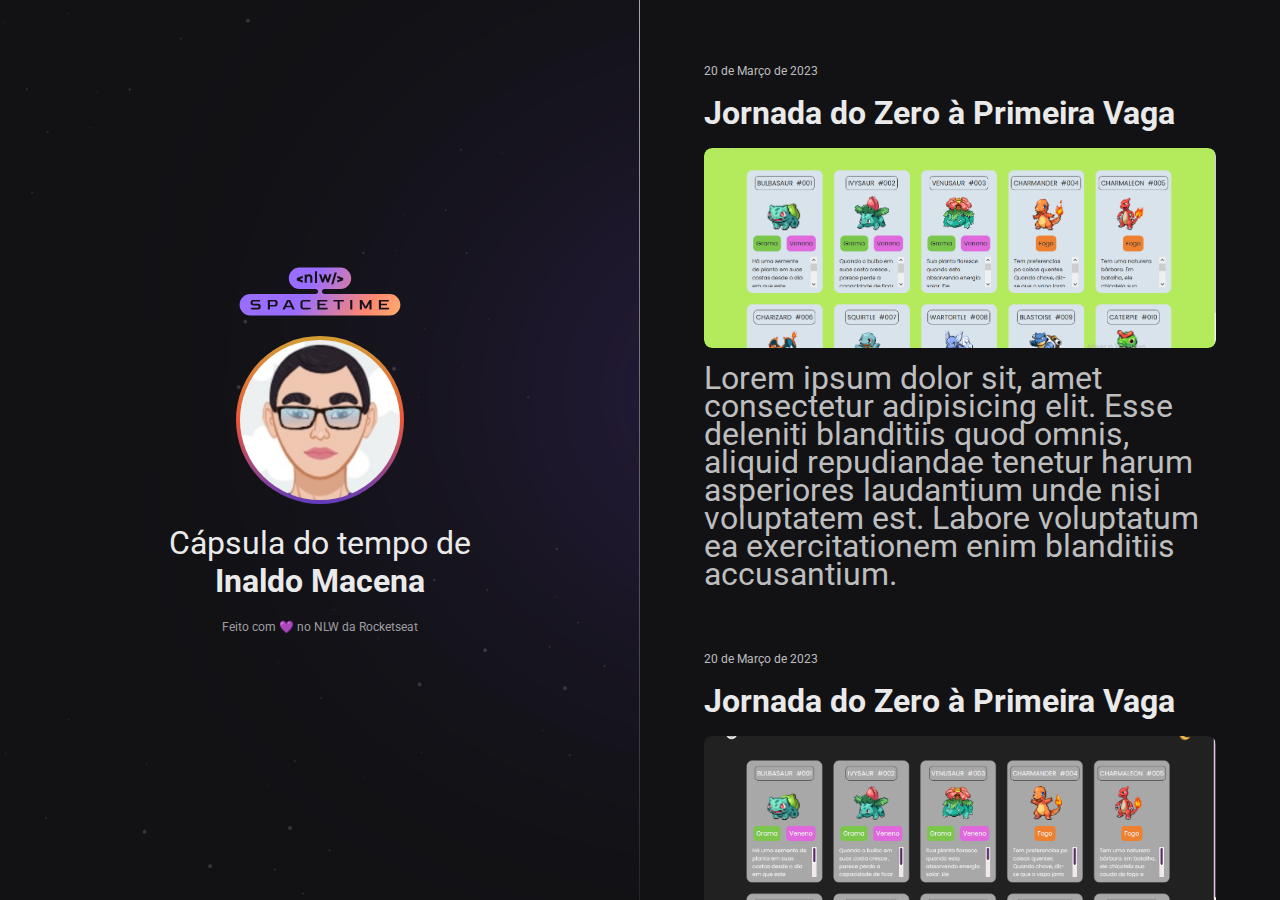
<file: index.html>
<!DOCTYPE html>
<html lang="pt-br">

<head>
    <meta charset="UTF-8">
    <meta http-equiv="X-UA-Compatible" content="IE=edge">
    <meta name="viewport" content="width=device-width, initial-scale=1.0">
    <link rel="shortcut icon" href="./assets/imagens/favicon.png" type="image/x-icon">
    <link rel="stylesheet" href="./assets/css/style.css">
    <link rel="preconnect" href="https://fonts.googleapis.com">
    <link rel="preconnect" href="https://fonts.gstatic.com" crossorigin>
    <link href="https://fonts.googleapis.com/css2?family=Roboto:wght@400;700&display=swap" rel="stylesheet">
    <title>Semana NLW Spacetime</title>
</head>

<body>
    <aside >
        <img src="./assets/imagens/logo.svg" alt="Logomarca da  NWL Spacetime">
        <img src="./assets/imagens/fotodeperfil.png" alt="Foto do Inaldo">
        
        <p>Cápsula do tempo de <br> <strong>Inaldo Macena</strong> </p>
        <span>Feito com 💜 no NLW da Rocketseat</span>

    </aside>
    <nav>
    <a href="https://www.youtube.com/watch?v=MUkZPS915X4" target="_blank" class="memory">
        <small>20 de Março de 2023</small>
        <h1>Jornada do Zero à Primeira Vaga</h1>
        <div>
        <img src="./assets/imagens/printParaTrabalho.png"
            alt="Rodrigo e Mayk apresentado o evento Jornada do Zero à Primeira vaga">
        </div>
        <p>Lorem ipsum dolor sit, amet consectetur adipisicing elit. Esse deleniti blanditiis quod omnis, aliquid repudiandae tenetur harum asperiores laudantium unde nisi voluptatem est. Labore voluptatum ea exercitationem enim blanditiis accusantium.</p>
    </a>
    <a href="https://www.youtube.com/watch?v=MUkZPS915X4" target="_blank" class="memory">
        <small>20 de Março de 2023</small>
        <h1>Jornada do Zero à Primeira Vaga</h1>
        <div>
        <img src="./assets/imagens/versao.png"
            alt="Rodrigo e Mayk apresentado o evento Jornada do Zero à Primeira vaga">
        </div>
        <p>Lorem ipsum dolor sit, amet consectetur adipisicing elit. Esse deleniti blanditiis quod omnis, aliquid repudiandae tenetur harum asperiores laudantium unde nisi voluptatem est. Labore voluptatum ea exercitationem enim blanditiis accusantium.</p>
    </a>
    <a href="https://www.youtube.com/watch?v=MUkZPS915X4" target="_blank" class="memory">
        <small>20 de Março de 2023</small>
        <h1>Jornada do Zero à Primeira Vaga</h1>
        <div>
        <img src="./assets/imagens/jornada.png"
            alt="Rodrigo e Mayk apresentado o evento Jornada do Zero à Primeira vaga">
        </div>
        <p>Lorem ipsum dolor sit, amet consectetur adipisicing elit. Esse deleniti blanditiis quod omnis, aliquid repudiandae tenetur harum asperiores laudantium unde nisi voluptatem est. Labore voluptatum ea exercitationem enim blanditiis accusantium.</p>
    </a>
    <a href="https://www.youtube.com/watch?v=MUkZPS915X4" target="_blank" class="memory">
        <small>20 de Março de 2023</small>
        <h1>Jornada do Zero à Primeira Vaga</h1>
        <div>
        <img src="./assets/imagens/jornada.png"
            alt="Rodrigo e Mayk apresentado o evento Jornada do Zero à Primeira vaga">
        </div>
        <p>Lorem ipsum dolor sit, amet consectetur adipisicing elit. Esse deleniti blanditiis quod omnis, aliquid repudiandae tenetur harum asperiores laudantium unde nisi voluptatem est. Labore voluptatum ea exercitationem enim blanditiis accusantium.</p>
    </a>
    <a href="https://www.youtube.com/watch?v=MUkZPS915X4" target="_blank" class="memory">
        <small>20 de Março de 2023</small>
        <h1>Jornada do Zero à Primeira Vaga</h1>
        <div>
        <img src="./assets/imagens/jornada.png"
            alt="Rodrigo e Mayk apresentado o evento Jornada do Zero à Primeira vaga">
        </div>
        <p>Lorem ipsum dolor sit, amet consectetur adipisicing elit. Esse deleniti blanditiis quod omnis, aliquid repudiandae tenetur harum asperiores laudantium unde nisi voluptatem est. Labore voluptatum ea exercitationem enim blanditiis accusantium.</p>
    </a>
    <a href="https://www.youtube.com/watch?v=MUkZPS915X4" target="_blank" class="memory">
        <small>20 de Março de 2023</small>
        <h1>Jornada do Zero à Primeira Vaga</h1>
        <div>
        <img src="./assets/imagens/jornada.png"
            alt="Rodrigo e Mayk apresentado o evento Jornada do Zero à Primeira vaga">
        </div>
        <p>Lorem ipsum dolor sit, amet consectetur adipisicing elit. Esse deleniti blanditiis quod omnis, aliquid repudiandae tenetur harum asperiores laudantium unde nisi voluptatem est. Labore voluptatum ea exercitationem enim blanditiis accusantium.</p>
    </a>
   </nav>
</body>

</html>
</file>
<file: assets/css/style.css>
*{
    margin: 0;
    padding: 0;
}

:root{
    font-size: 16px;
}


::-webkit-scrollbar{
    width: 8px;

}
::-webkit-scrollbar-track{
    background-color: #2c2c31;

}
::-webkit-scrollbar-thumb{
    background-color: #9e9ea0;

}

@keyframes entering{
    
    from{ opacity: 0;
        transform: translateY(-200px);
    }
    to{opacity: 1;
        transform: translateY(0);
    }
}


body{
    background-color:#121215;
    color: #eaeaea;
    font-family: 'Roboto', sans-serif;
    display: grid;
    grid-template-areas: "profile timeline";   /*aqui temos duas areas a  area PROFILE E  area TIMELINE */
    grid-template-columns: 1fr 1fr;         /*divide a tela em duas colunas iguais*/
    grid-template-rows: 100vh;
}


nav{
    padding: 64px;
    grid-area: timeline;
    overflow-y: scroll;     /* Overflow-y permite apenas que um lado role e o outro fique parado*/
    animation: entering 0.7s ease-in-out;

}

span{
       
       
}
.memory{
    display: flex;
    flex-direction: column;
    gap:16px;
    text-decoration: none; 
    
    margin-bottom: 64px;

}

.memory small{
 color: #bebebf;
 font-size: 0.75rem;
}

.memory h1{
    font-size: 2rem;
    color: #eaeaea;
}

.memory img{
    width: 100%;
    height: 200px;
    object-fit: cover;
    border-radius: 8px;
    transition: transform 0.3s ease-in-out;
}

.memory div{
    width: 100%;
    height: 200px;
    overflow: hidden;
    border-radius: 8px;
}

.memory:hover img{
     transform: scale(1.1);
}

.memory p{
    font-size: 2rem;
    color: #bebebf;
    line-height: 28px;
}


aside{
    grid-area: profile;
    display: flex;
    flex-direction: column;
    align-items: center;
    justify-content: center;
    border-right: 1px solid;
    border-image: linear-gradient(#a6a6ac,#232329) 1;
    gap:20px;
    background-image: url("/assets/imagens/background.svg");
    background-position: top right;
    background-repeat: no-repeat;
    background-size:auto 100%;

    
    
}


aside *{
    animation: entering 0.7s ease-in-out;
}

aside img:nth-child(2){
    width: 160px;
    height: 160px;
    border-radius: 50%;
    border: 4px solid transparent;
    background: linear-gradient(#d39e33,#ed5636,#633bbc) padding-box,
    linear-gradient(#d39e33,#ed5636,#633bbc)border-box;
}
aside p{
    font-size: 2rem;
    text-align: center;
}

aside span{
    font-size: 0.75rem;
    color: #9e9ea0;
}
aside span img{ 
    width: 30px;
    
}


@media(max-width:768px){
     :root{
        font-size: 12px;
     }

    body{
        grid-template-columns: 1fr;
        grid-template-rows: 0.2fr 0.8fr;
        grid-template-areas: 
        "profile"
        "timeline";
    }

    aside{
        border-right: none;
        padding: 32px 12px;
    }

    nav{
        overflow-y: visible;
        padding: 22px;
    }
}
</file>
